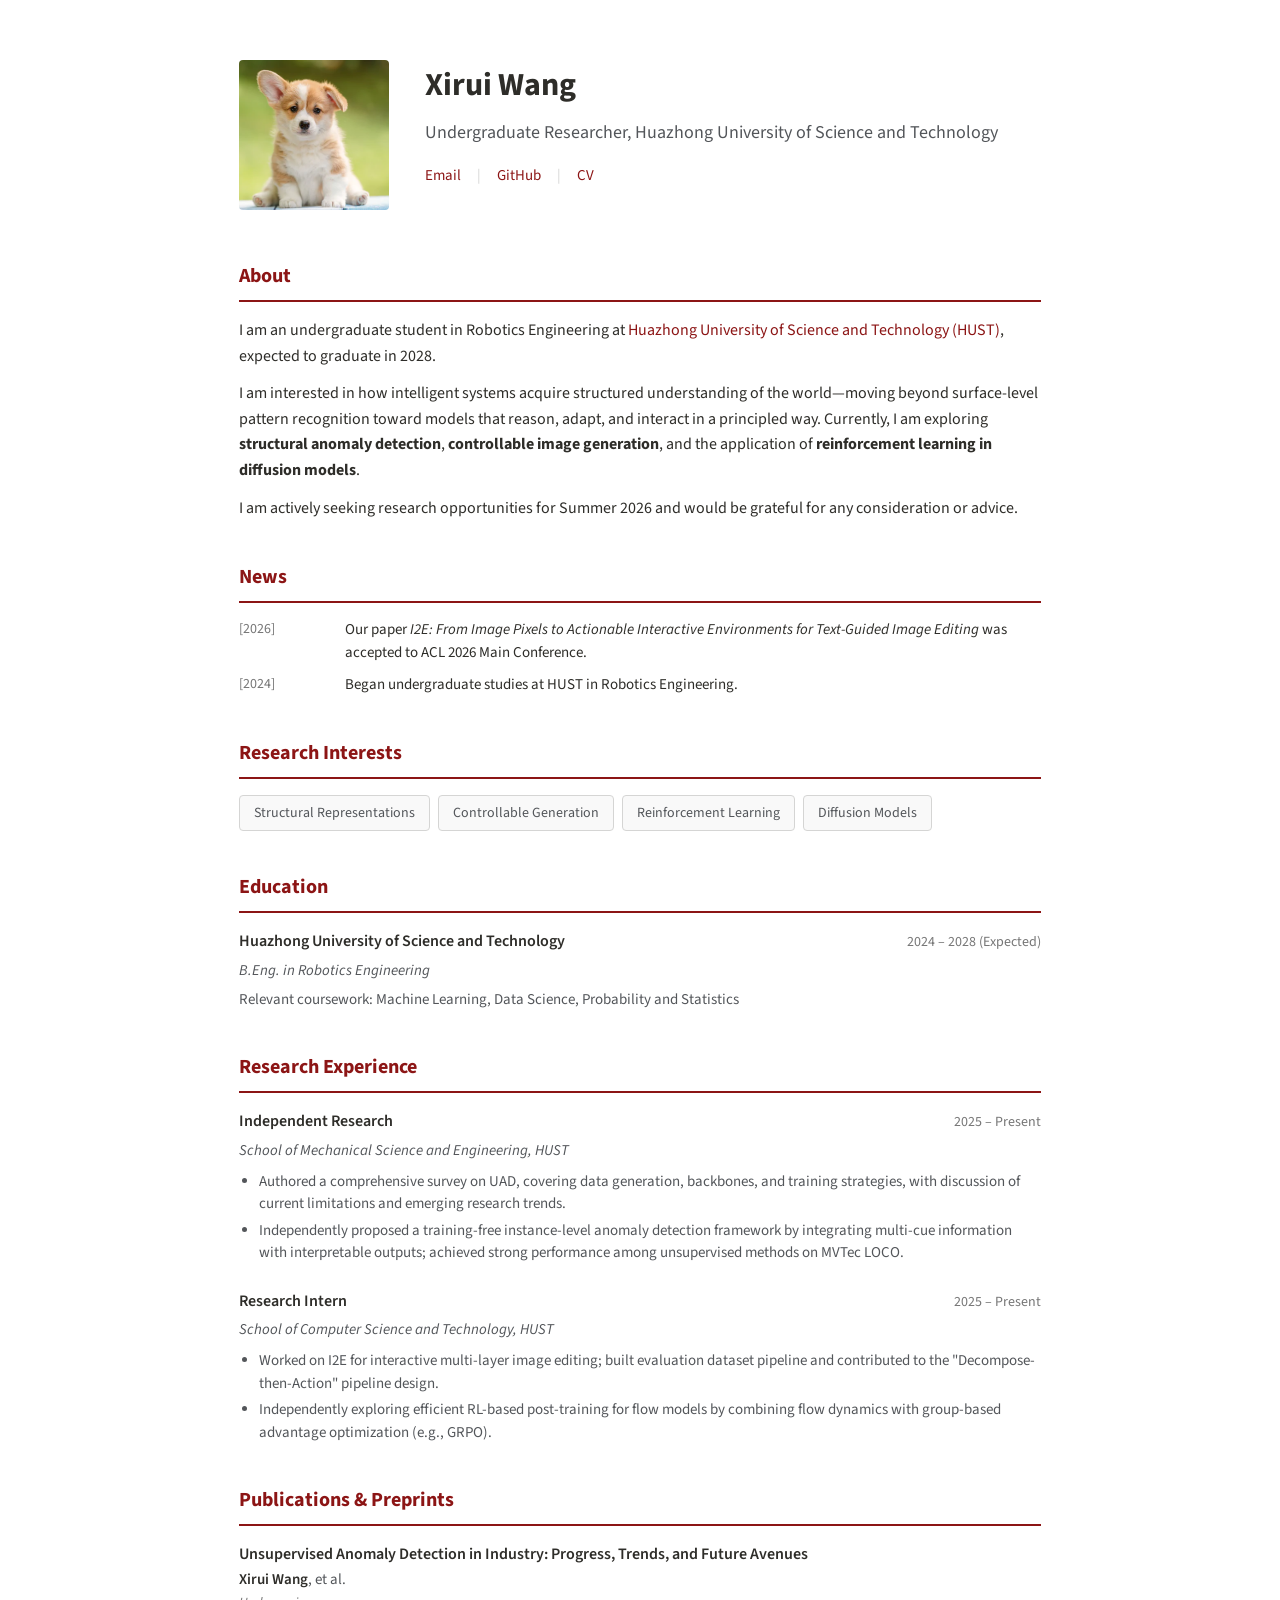
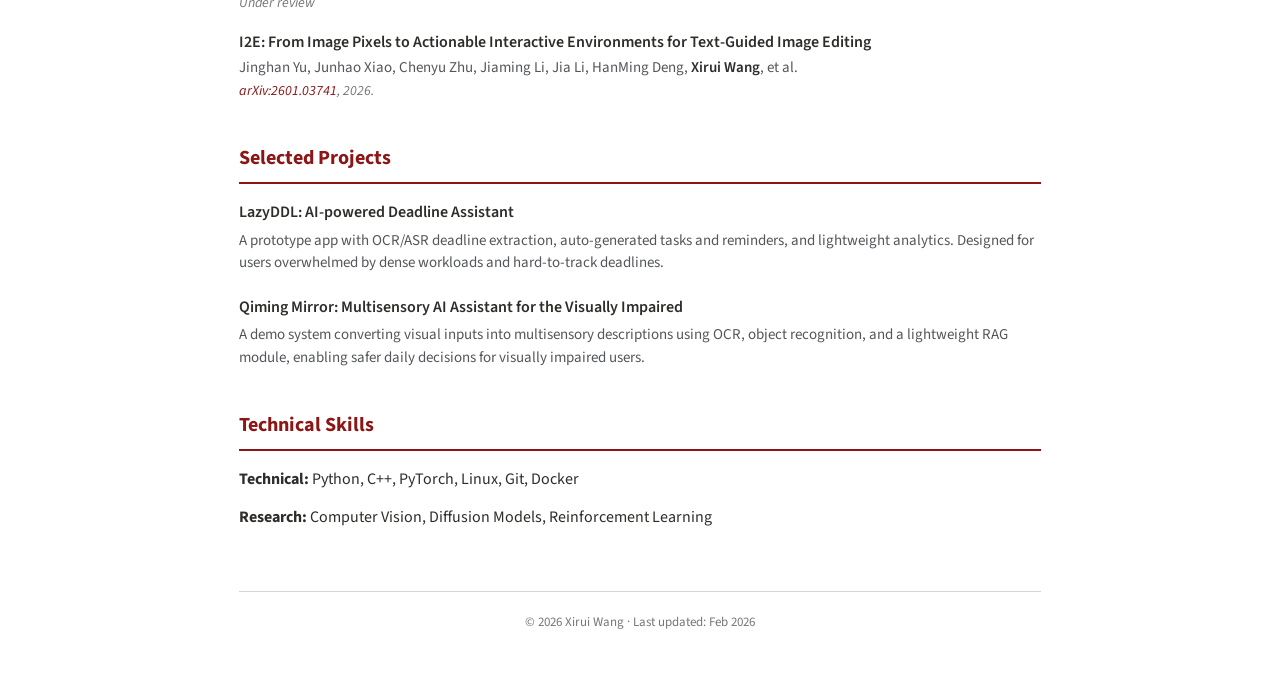
<file: index.html>
<!DOCTYPE html>
<html lang="en">
<head>
    <!-- Google tag (gtag.js) -->
<script async src="https://www.googletagmanager.com/gtag/js?id=G-FGR7PJWGKC"></script>
<script>
  window.dataLayer = window.dataLayer || [];
  function gtag(){dataLayer.push(arguments);}
  gtag('js', new Date());

  gtag('config', 'G-FGR7PJWGKC');
</script>
    <meta charset="UTF-8">
    <meta name="viewport" content="width=device-width, initial-scale=1.0">
    <title>Xirui Wang | HUST</title>
    
    <!-- SEO Meta Tags -->
    <meta name="description" content="Xirui Wang - Undergraduate researcher at Huazhong University of Science and Technology. Research interests in Computer Vision and Anomaly Detection.">
    <meta name="keywords" content="Xirui Wang, HUST, Computer Vision, Anomaly Detection, Robotics, Machine Learning">
    <meta name="author" content="Xirui Wang">
    <meta name="robots" content="index, follow">
    
    <!-- Open Graph -->
    <meta property="og:title" content="Xirui Wang | HUST">
    <meta property="og:description" content="Undergraduate researcher at Huazhong University of Science and Technology.">
    <meta property="og:url" content="https://wangfans248.github.io">
    <meta property="og:type" content="website">
    
    <!-- Favicon -->
    <link rel="icon" type="image/x-icon" href="images/Designer.ico">
    
    <!-- Fonts -->
    <link rel="preconnect" href="https://fonts.googleapis.com">
    <link rel="preconnect" href="https://fonts.gstatic.com" crossorigin>
    <link href="https://fonts.googleapis.com/css2?family=Source+Sans+3:wght@400;600;700&display=swap" rel="stylesheet">
    
    <style>
        :root {
            --cardinal: #8C1515;
            --cardinal-dark: #6B1111;
            --black: #2E2D29;
            --gray-dark: #53565A;
            --gray: #767676;
            --gray-light: #D5D5D4;
            --bg-light: #F9F9F9;
            --white: #FFFFFF;
        }

        * {
            margin: 0;
            padding: 0;
            box-sizing: border-box;
        }

        body {
            font-family: 'Source Sans 3', -apple-system, BlinkMacSystemFont, sans-serif;
            color: var(--black);
            background-color: var(--white);
            line-height: 1.6;
            font-size: 16px;
        }

        a {
            color: var(--cardinal);
            text-decoration: none;
        }

        a:hover {
            text-decoration: underline;
        }

        /* Layout */
        .container {
            max-width: 850px;
            margin: 0 auto;
            padding: 60px 24px;
        }

        /* Header */
        .header {
            display: flex;
            gap: 36px;
            margin-bottom: 50px;
            align-items: flex-start;
        }

        .profile-photo {
            width: 150px;
            height: 150px;
            border-radius: 4px;
            object-fit: cover;
            flex-shrink: 0;
        }

        .header-info h1 {
            font-size: 32px;
            font-weight: 700;
            color: var(--black);
            margin-bottom: 8px;
        }

        .header-info .subtitle {
            font-size: 18px;
            color: var(--gray-dark);
            margin-bottom: 16px;
        }

        .header-info .contact-links {
            display: flex;
            flex-wrap: wrap;
            gap: 16px;
            font-size: 15px;
        }

        .header-info .contact-links a {
            color: var(--cardinal);
        }

        .header-info .contact-links span {
            color: var(--gray-light);
        }

        /* Sections */
        .section {
            margin-bottom: 40px;
        }

        .section-title {
            font-size: 20px;
            font-weight: 700;
            color: var(--cardinal);
            margin-bottom: 16px;
            padding-bottom: 8px;
            border-bottom: 2px solid var(--cardinal);
        }

        .section-content {
            color: var(--black);
        }

        .section-content p {
            margin-bottom: 12px;
        }

        .section-content p:last-child {
            margin-bottom: 0;
        }

        /* Research Interests */
        .interests-list {
            display: flex;
            flex-wrap: wrap;
            gap: 8px;
        }

        .interest-tag {
            background-color: var(--bg-light);
            border: 1px solid var(--gray-light);
            padding: 6px 14px;
            border-radius: 4px;
            font-size: 14px;
            color: var(--gray-dark);
        }

        /* News */
        .news-list {
            list-style: none;
            padding: 0;
            margin: 0;
        }

        .news-item {
            display: flex;
            gap: 16px;
            margin-bottom: 10px;
            font-size: 15px;
            line-height: 1.5;
        }

        .news-item:last-child {
            margin-bottom: 0;
        }

        .news-date {
            flex-shrink: 0;
            color: var(--gray);
            font-size: 14px;
            min-width: 90px;
        }

        .news-content {
            color: var(--black);
        }

        /* Timeline Items (Education, Experience) */
        .timeline-item {
            margin-bottom: 24px;
            padding-left: 0;
        }

        .timeline-item:last-child {
            margin-bottom: 0;
        }

        .timeline-header {
            display: flex;
            justify-content: space-between;
            align-items: baseline;
            flex-wrap: wrap;
            gap: 8px;
            margin-bottom: 4px;
        }

        .timeline-title {
            font-weight: 600;
            color: var(--black);
            font-size: 16px;
        }

        .timeline-date {
            font-size: 14px;
            color: var(--gray);
        }

        .timeline-subtitle {
            font-size: 15px;
            color: var(--gray-dark);
            font-style: italic;
            margin-bottom: 6px;
        }

        .timeline-desc {
            font-size: 15px;
            color: var(--gray-dark);
            line-height: 1.5;
        }

        .timeline-desc ul {
            margin: 8px 0 0 20px;
        }

        .timeline-desc li {
            margin-bottom: 4px;
        }

        /* Publications */
        .pub-item {
            margin-bottom: 16px;
            padding-left: 0;
        }

        .pub-item:last-child {
            margin-bottom: 0;
        }

        .pub-title {
            font-weight: 600;
            color: var(--black);
        }

        .pub-authors {
            font-size: 15px;
            color: var(--gray-dark);
        }

        .pub-authors .me {
            font-weight: 600;
            color: var(--black);
        }

        .pub-venue {
            font-size: 14px;
            color: var(--gray);
            font-style: italic;
        }

        .pub-status {
            display: inline-block;
            background-color: var(--bg-light);
            border: 1px solid var(--gray-light);
            padding: 2px 8px;
            border-radius: 3px;
            font-size: 12px;
            color: var(--gray);
            font-style: normal;
            margin-left: 4px;
        }

        /* Projects */
        .project-item {
            margin-bottom: 20px;
        }

        .project-item:last-child {
            margin-bottom: 0;
        }

        .project-title {
            font-weight: 600;
            color: var(--black);
            font-size: 16px;
            margin-bottom: 4px;
        }

        .project-desc {
            font-size: 15px;
            color: var(--gray-dark);
            line-height: 1.5;
        }

        /* Footer */
        .footer {
            margin-top: 60px;
            padding-top: 20px;
            border-top: 1px solid var(--gray-light);
            text-align: center;
            font-size: 13px;
            color: var(--gray);
        }

        /* Responsive */
        @media (max-width: 600px) {
            .container {
                padding: 40px 20px;
            }

            .header {
                flex-direction: column;
                align-items: center;
                text-align: center;
                gap: 20px;
            }

            .profile-photo {
                width: 120px;
                height: 120px;
            }

            .header-info h1 {
                font-size: 26px;
            }

            .header-info .contact-links {
                justify-content: center;
                gap: 12px;
            }

            .timeline-header {
                flex-direction: column;
                gap: 2px;
            }

            .section-title {
                font-size: 18px;
            }
        }
    </style>
</head>
<body>
    <div class="container">
        <!-- Header -->
        <header class="header">
            <img src="images/Profile.jpg" alt="Xirui Wang" class="profile-photo">
            <div class="header-info">
                <h1>Xirui Wang</h1>
                <p class="subtitle">Undergraduate Researcher, Huazhong University of Science and Technology</p>
                <div class="contact-links">
                    <a href="mailto:wangfansheng@hust.edu.cn">Email</a>
                    <span>|</span>
                    <a href="https://github.com/wangfans248" target="_blank">GitHub</a>
                    <span>|</span>
                    <a href="cv.pdf" target="_blank">CV</a>
                </div>
            </div>
        </header>

        <!-- About -->
        <section class="section">
            <h2 class="section-title">About</h2>
            <div class="section-content">
                <p>
                    I am an undergraduate student in Robotics Engineering at <a href="https://www.hust.edu.cn/" target="_blank">Huazhong University of Science and Technology (HUST)</a>, expected to graduate in 2028.
                </p>
                <p>
                    I am interested in how intelligent systems acquire structured understanding of the world—moving beyond surface-level pattern recognition toward models that reason, adapt, and interact in a principled way. Currently, I am exploring <strong>structural anomaly detection</strong>, <strong>controllable image generation</strong>, and the application of <strong>reinforcement learning in diffusion models</strong>.
                </p>
                <p>
                    I am actively seeking research opportunities for Summer 2026 and would be grateful for any consideration or advice.
                </p>
            </div>
        </section>

        <!-- News -->
        <section class="section">
            <h2 class="section-title">News</h2>
            <ul class="news-list">
                <li class="news-item">
                    <span class="news-date">[2026]</span>
                    <span class="news-content">Our paper <em>I2E: From Image Pixels to Actionable Interactive Environments for Text-Guided Image Editing</em> was accepted to ACL 2026 Main Conference.</span>
                </li>
                <li class="news-item">
                    <span class="news-date">[2024]</span>
                    <span class="news-content">Began undergraduate studies at HUST in Robotics Engineering.</span>
                </li>
            </ul>
        </section>

        <!-- Research Interests -->
        <section class="section">
            <h2 class="section-title">Research Interests</h2>
            <div class="interests-list">
                <span class="interest-tag">Structural Representations</span>
                <span class="interest-tag">Controllable Generation</span>
                <span class="interest-tag">Reinforcement Learning</span>
                <span class="interest-tag">Diffusion Models</span>
            </div>
        </section>

        <!-- Education -->
        <section class="section">
            <h2 class="section-title">Education</h2>
            <div class="timeline-item">
                <div class="timeline-header">
                    <span class="timeline-title">Huazhong University of Science and Technology</span>
                    <span class="timeline-date">2024 – 2028 (Expected)</span>
                </div>
                <div class="timeline-subtitle">B.Eng. in Robotics Engineering</div>
                <div class="timeline-desc">
                    Relevant coursework: Machine Learning, Data Science, Probability and Statistics
                </div>
            </div>
        </section>

        <!-- Research Experience -->
        <section class="section">
            <h2 class="section-title">Research Experience</h2>
            
            <div class="timeline-item">
                <div class="timeline-header">
                    <span class="timeline-title">Independent Research</span>
                    <span class="timeline-date">2025 – Present</span>
                </div>
                <div class="timeline-subtitle">School of Mechanical Science and Engineering, HUST</div>
                <div class="timeline-desc">
                    <ul>
                        <li>Authored a comprehensive survey on UAD, covering data generation, backbones, and training strategies, with discussion of current limitations and emerging research trends.</li>
                        <li>Independently proposed a training-free instance-level anomaly detection framework by integrating multi-cue information with interpretable outputs; achieved strong performance among unsupervised methods on MVTec LOCO.</li>
                    </ul>
                </div>
            </div>

            <div class="timeline-item">
                <div class="timeline-header">
                    <span class="timeline-title">Research Intern</span>
                    <span class="timeline-date">2025 – Present</span>
                </div>
                <div class="timeline-subtitle">School of Computer Science and Technology, HUST</div>
                <div class="timeline-desc">
                    <ul>
                        <li>Worked on I2E for interactive multi-layer image editing; built evaluation dataset pipeline and contributed to the "Decompose-then-Action" pipeline design.</li>
                        <li>Independently exploring efficient RL-based post-training for flow models by combining flow dynamics with group-based advantage optimization (e.g., GRPO).</li>
                    </ul>
                </div>
            </div>
        </section>

        <!-- Publications -->
        <section class="section">
            <h2 class="section-title">Publications & Preprints</h2>
            <div class="pub-item">
                <div class="pub-title">Unsupervised Anomaly Detection in Industry: Progress, Trends, and Future Avenues</div>
                <div class="pub-authors"><span class="me">Xirui Wang</span>, et al.</div>
                <div class="pub-venue">Under review</div>
            </div>
            <div class="pub-item">
                <div class="pub-title">I2E: From Image Pixels to Actionable Interactive Environments for Text-Guided Image Editing</div>
                <div class="pub-authors">Jinghan Yu, Junhao Xiao, Chenyu Zhu, Jiaming Li, Jia Li, HanMing Deng, <span class="me">Xirui Wang</span>, et al.</div>
                <div class="pub-venue"><a href="https://arxiv.org/abs/2601.03741" target="_blank">arXiv:2601.03741</a>, 2026.
            </div>
        </section>

        <!-- Projects -->
        <section class="section">
            <h2 class="section-title">Selected Projects</h2>
            
            <div class="project-item">
                <div class="project-title">LazyDDL: AI-powered Deadline Assistant</div>
                <div class="project-desc">
                    A prototype app with OCR/ASR deadline extraction, auto-generated tasks and reminders, and lightweight analytics. Designed for users overwhelmed by dense workloads and hard-to-track deadlines.
                </div>
            </div>

            <div class="project-item">
                <div class="project-title">Qiming Mirror: Multisensory AI Assistant for the Visually Impaired</div>
                <div class="project-desc">
                    A demo system converting visual inputs into multisensory descriptions using OCR, object recognition, and a lightweight RAG module, enabling safer daily decisions for visually impaired users.
                </div>
            </div>
        </section>

        <!-- Technical Skills -->
        <section class="section">
            <h2 class="section-title">Technical Skills</h2>
            <div class="section-content">
                <p><strong>Technical:</strong> Python, C++, PyTorch, Linux, Git, Docker</p>
                <p><strong>Research:</strong> Computer Vision, Diffusion Models, Reinforcement Learning</p>
            </div>
        </section>

        <!-- Footer -->
        <footer class="footer">
            <p>© 2026 Xirui Wang · Last updated: Feb 2026</p>
        </footer>
    </div>
</body>
</html>
</file>
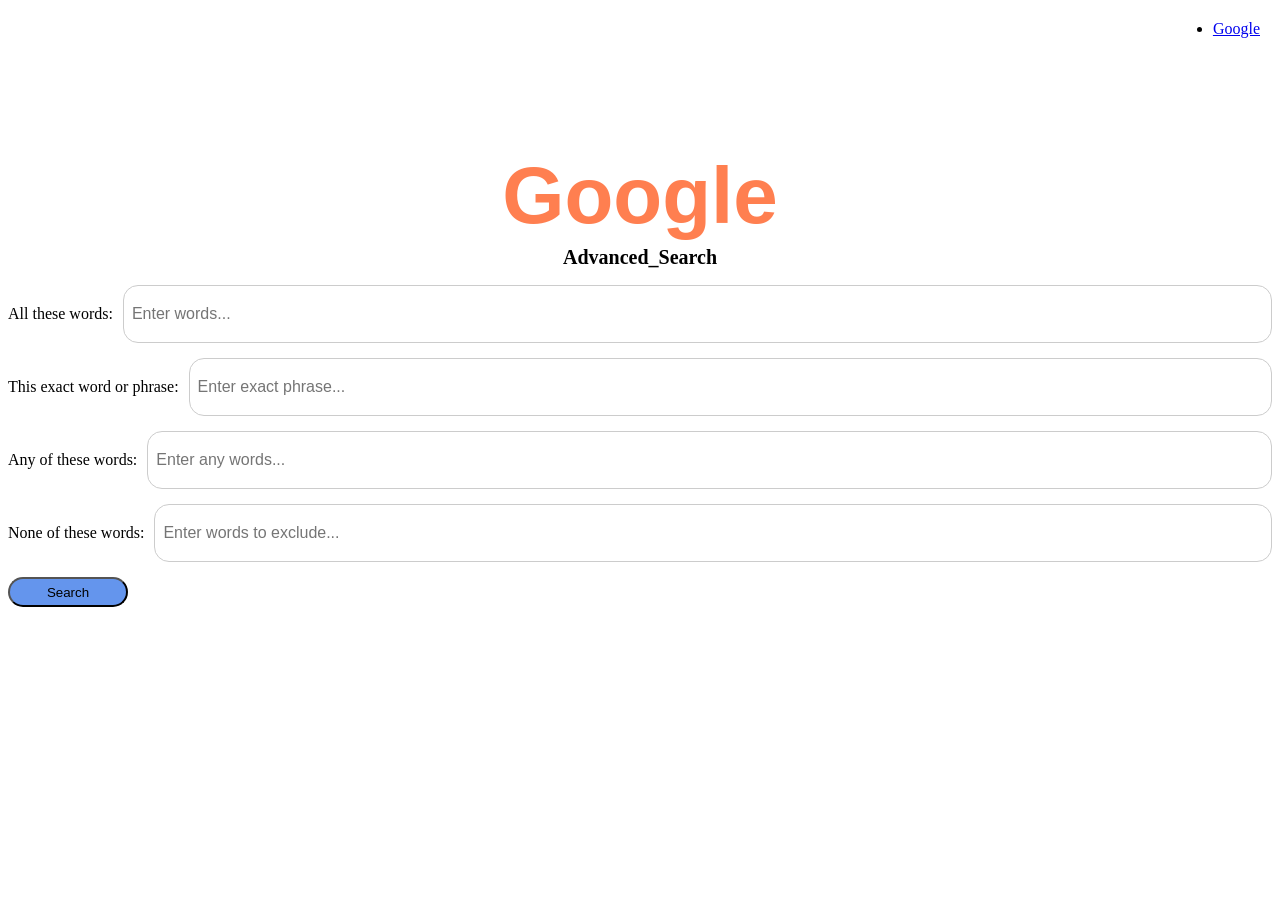
<file: advance.html>
<!DOCTYPE html>
<html lang="en">
    <head>
        <title></S>earch</title>
        <link rel="stylesheet" href="style.css">
    </head>
    <body>
        <form action="https://www.google.com/search">
            <h1> Google </h1>
            <h2> Advanced_Search</h2>
           
            <div class="form-group">
            <label for="all_words">All these words:</label>
            <input type="text" name="q" placeholder="Enter words...">
            </div>
            
            <div class="form-group">
            <label for="exact_words">This exact word or phrase:</label>
            <input type="text" name="as_epq" placeholder="Enter exact phrase...">
            </div>

            <div class="form-group">
            <label for="any_words">Any of these words:</label>
            <input type="text" name="as_oq" placeholder="Enter any words...">
            </div>

            <div class="form-group">
            <label for="exclude_words">None of these words:</label>
            <input type="text" name="as_eq" placeholder="Enter words to exclude...">
            </div>

            <input type="submit" value="Search">
        </form>
        <ul>
            <li><a href="file://wsl$/Ubuntu2204/home/wfml/html/Google%20Search/index.html">Google</a></li>
        </ul>
    </body>
</html>
</file>
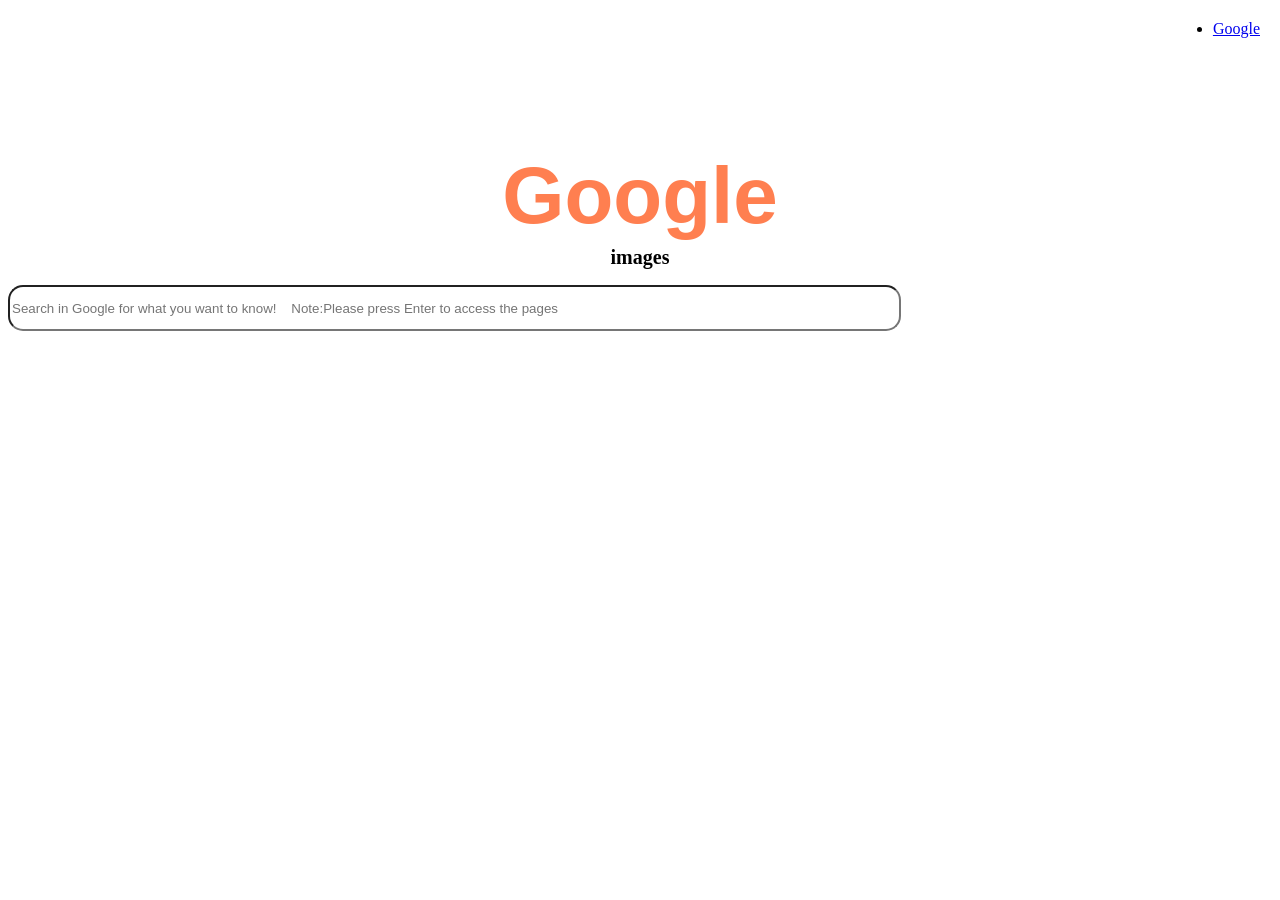
<file: img.html>
<!DOCTYPE html>
<html lang="en">
    <head>
        <title>Search</title>
        <link rel="stylesheet" href="style.css">
    </head>
    </head>
    <body> 
        <h1> Google </h1>
        <h2> images </h2>
        <form action="https://www.google.com/search">
            <input  type="text" name="q" placeholder="Search in Google for what you want to know!    Note:Please press Enter to access the pages">
            <input type="hidden" name="tbm" value="isch">
        </form>
        <ul>
            <li><a href="file://wsl$/Ubuntu2204/home/wfml/html/Google%20Search/index.html">Google</a></li>
        </ul>
    </body>
</html>
</file>
<file: style.css>
h1{
    color: coral;
    text-align: center;
    width: 100%;
    height: 100%;
    margin-top: 150px;
    font-family: Arial, Helvetica, sans-serif;
    font-size: 80px;
}
h2{
    color: black;
    font-size: 20px;
    text-align: center;
    margin-top: -50px;
}
ul {
    color:black;
    margin: 5px;
    padding: 5px;
    display: flex;
    flex-direction: column; 
    position: absolute;
    top: 10px;
    right: 10px;
}
li {
    margin-bottom: 5px;
}
.form-group {
    display: flex;
    align-items: center;
    margin-bottom: 15px;
  }
  
  .form-group label {
    margin-right: 10px;
  }
  
  .form-group input {
    padding: 8px;
    font-size: 16px;
    border: 1px solid #ccc;
    border-radius: 4px;
    flex-grow: 1; /* 让input自适应宽度 */
  }
input{
    display: inline-block;
}
input[type="text"]{
    border-radius: 15px;
    margin: auto;
    width: 70%;
    height: 40px;
    font-family: Arial, Helvetica, sans-serif;
}
input[type="submit"]{
    color: black;
    background-color:cornflowerblue;
    border-radius: 15px;
    width: 120px;
    height: 30px;
}
</file>
